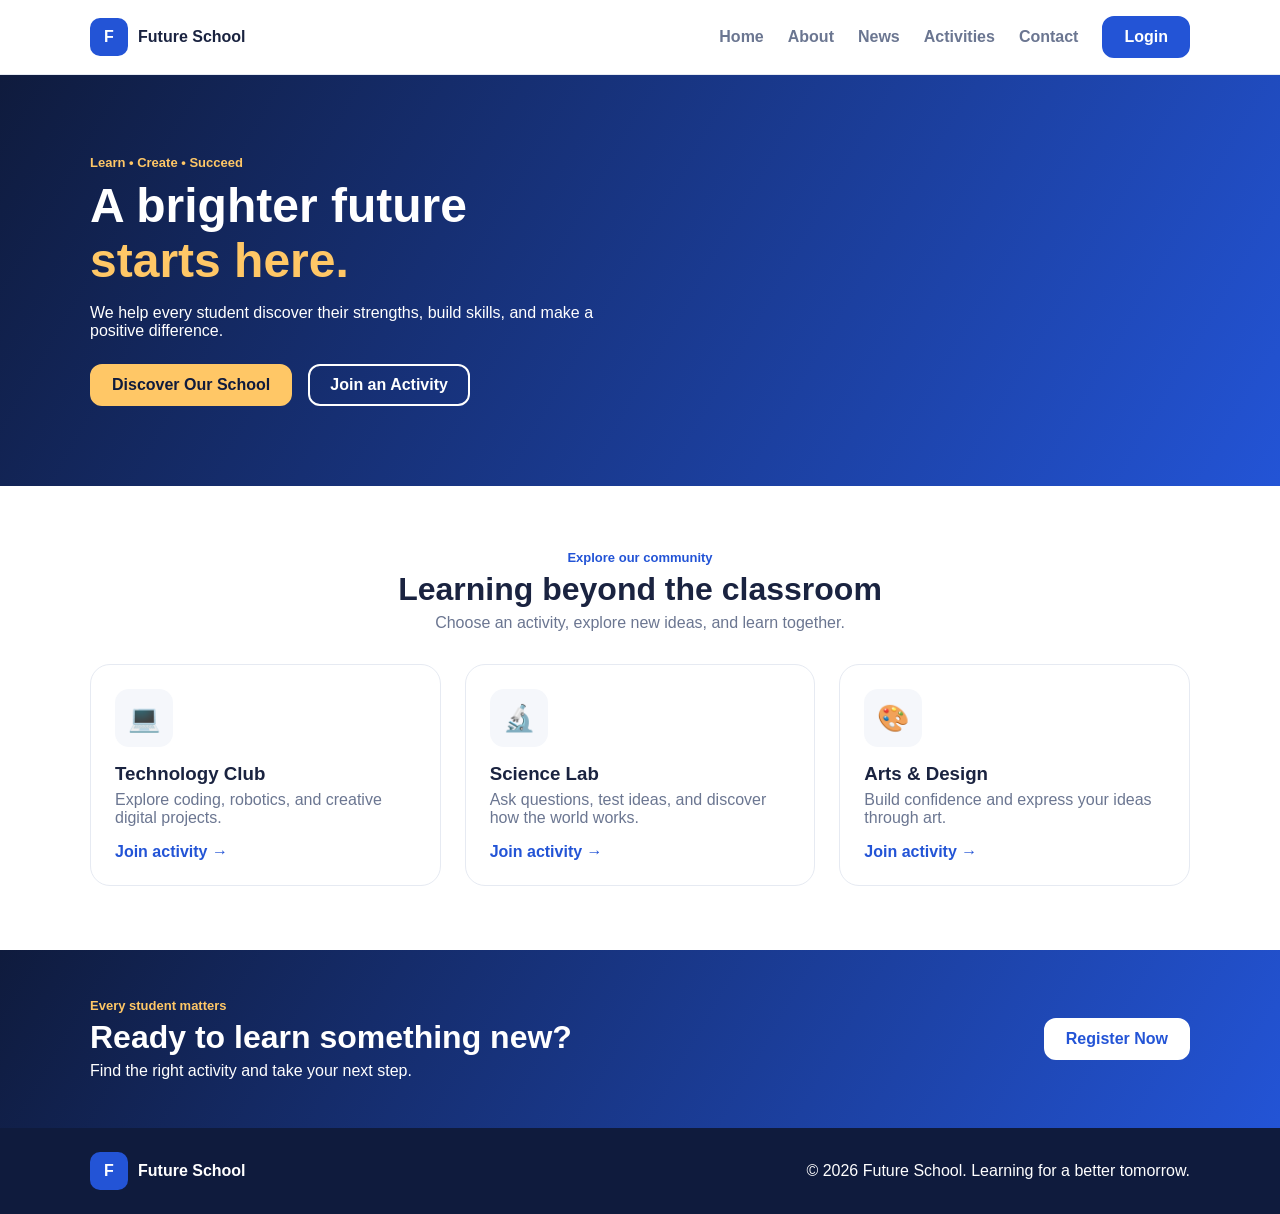
<file: index.html>
<!DOCTYPE html>
<html lang="en">
<head>
  <meta charset="UTF-8">
  <meta name="viewport" content="width=device-width, initial-scale=1.0">
  <title>Future School | Home</title>
  <link rel="icon" href="assets/favicon.svg" type="image/svg+xml">
  <link rel="stylesheet" href="css/style.css">


</head>
<body>

  
  <header>

    <nav class="navbar container">
      <a href="index.html" class="logo"><span>F</span>Future School</a>

      <ul class="nav-links">
        <li><a href="index.html" aria-current="page">Home</a></li>
        <li><a href="about.html">About</a></li>
        <li><a href="blog.html">News</a></li>
        <li><a href="booking.html">Activities</a></li>
        <li><a href="contact.html">Contact</a></li>
        <li><a href="login.html" class="btn">Login</a></li>
      </ul>

    </nav>
  </header>

  
  <main>

    
    <section id="hero" class="hero">

      <div class="text">
        <p class="tag">Learn • Create • Succeed</p>
        <h1>A brighter future <span>starts here.</span></h1>
        <p class="lead">We help every student discover their strengths, build skills, and make a positive difference.</p>
       
        <div class="actions">
          <a href="about.html" class="btn btn-gold">Discover Our School</a>
          <a href="booking.html" class="btn btn-line">Join an Activity</a>
        </div>
     
    </div>
    </section>

    
    <section id="acts" class="container acts">

      <p class="tag blue">Explore our community</p>
      <h2>Learning beyond the classroom</h2>
      <p class="sub">Choose an activity, explore new ideas, and learn together.</p>

      <div class="cards">
        <div class="card">
          <span class="icon">💻</span>
          <h3>Technology Club</h3>
          <p>Explore coding, robotics, and creative digital projects.</p>
          <a href="booking.html" class="go">Join activity →</a>
        </div>

        <div class="card">
          <span class="icon">🔬</span>
          <h3>Science Lab</h3>
          <p>Ask questions, test ideas, and discover how the world works.</p>
          <a href="booking.html" class="go">Join activity →</a>
        </div>

        <div class="card">
          <span class="icon">🎨</span>
          <h3>Arts &amp; Design</h3>
          <p>Build confidence and express your ideas through art.</p>
          <a href="booking.html" class="go">Join activity →</a>
        </div>
     
    </div>
    </section>

    
    <section id="join" class="cta">

      <div class="container">

        <div>
          <p class="tag">Every student matters</p>
          <h2>Ready to learn something new?</h2>
          <p>Find the right activity and take your next step.</p>
        </div>

        <a href="booking.html" class="btn btn-white">Register Now</a>
      </div>
    </section>
  </main>

  
  <footer id="bottom" class="foot">

    <div class="text-con">
      <a href="index.html" class="logo"><span>F</span>Future School</a>
      <p>&copy; 2026 Future School. Learning for a better tomorrow.</p>
    </div>

  </footer>

</body>
</html>
</file>
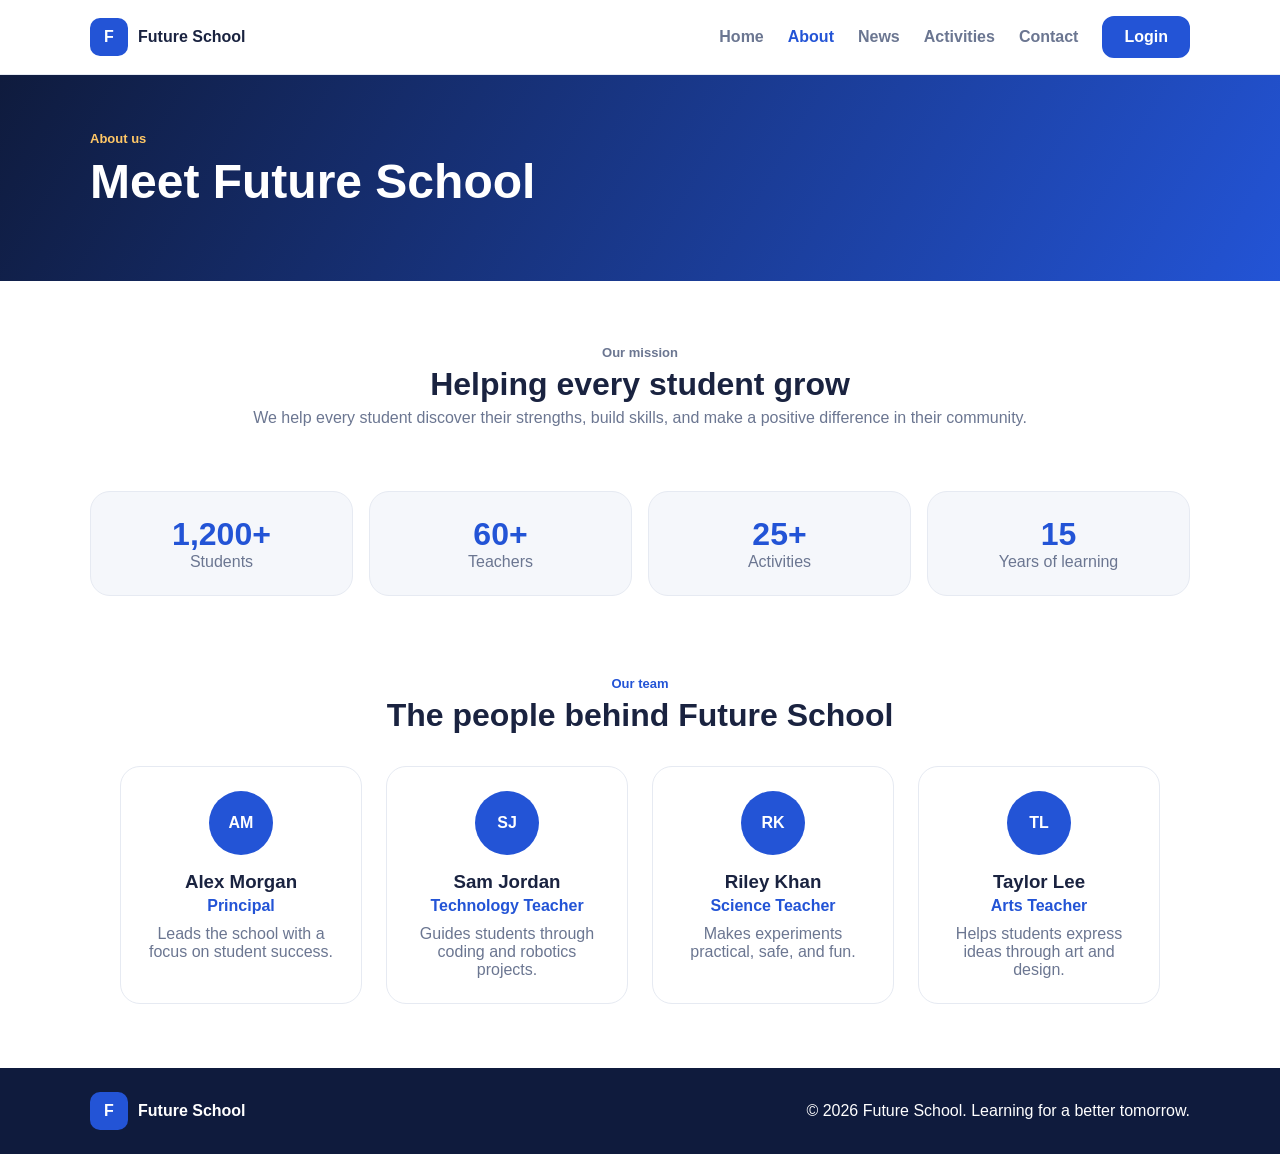
<file: about.html>
<!DOCTYPE html>
<html lang="en">
<head>
  <meta charset="UTF-8">
  <meta name="viewport" content="width=device-width, initial-scale=1.0">
  <title>Future School | About</title>
  <link rel="icon" href="assets/favicon.svg" type="image/svg+xml">
  <link rel="stylesheet" href="css/style.css">
</head>
<body>

  
  <header>

    
    <nav class="navbar container">
      <a href="index.html" class="logo"><span>F</span>Future School</a>

      <ul class="nav-links">
        <li><a href="index.html">Home</a></li>
        <li><a href="about.html" class="active">About</a></li>
        <li><a href="blog.html">News</a></li>
        <li><a href="booking.html">Activities</a></li>
        <li><a href="contact.html">Contact</a></li>
        <li><a href="login.html" class="btn">Login</a></li>
      </ul>

    </nav>
  </header>

  
  <main>

    
    <section id="hero" class="hero mini">

      <div class="text">
        <p class="tag">About us</p>
        <h1>Meet Future School</h1>
      </div>

    </section>

    
    <section id="mission" class="container mission">
        
      <p class="tag blue">Our mission</p>
      <h2>Helping every student grow</h2>
      <p>We help every student discover their strengths, build skills, and make a positive difference in their community.</p>
    
    </section>

    
    <section id="stats" class="container stats">

      <div class="nums">
        
        <div class="num"><strong>1,200+</strong><span>Students</span></div>
        <div class="num"><strong>60+</strong><span>Teachers</span></div>
        <div class="num"><strong>25+</strong><span>Activities</span></div>
        <div class="num"><strong>15</strong><span>Years of learning</span></div>

      </div>
    </section>

    
    <section id="team" class="container team">

      <p class="tag blue">Our team</p>
      <h2>The people behind Future School</h2>

      <div class="staff">

        <div class="person">
          <div class="avatar">AM</div>
          <h3>Alex Morgan</h3>
          <span class="role">Principal</span>
          <p>Leads the school with a focus on student success.</p>
        </div>

        <div class="person">
          <div class="avatar">SJ</div>
          <h3>Sam Jordan</h3>
          <span class="role">Technology Teacher</span>
          <p>Guides students through coding and robotics projects.</p>
        </div>

        <div class="person">
          <div class="avatar">RK</div>
          <h3>Riley Khan</h3>
          <span class="role">Science Teacher</span>
          <p>Makes experiments practical, safe, and fun.</p>
        </div>

        <div class="person">
          <div class="avatar">TL</div>
          <h3>Taylor Lee</h3>
          <span class="role">Arts Teacher</span>
          <p>Helps students express ideas through art and design.</p>
        </div>
      </div>
    </section>
  </main>

  
  <footer id="bottom" class="foot">

    <div class="text-con">
      <a href="index.html" class="logo"><span>F</span>Future School</a>
      <p>&copy; 2026 Future School. Learning for a better tomorrow.</p>
    </div>
    
  </footer>

</body>
</html>
</file>
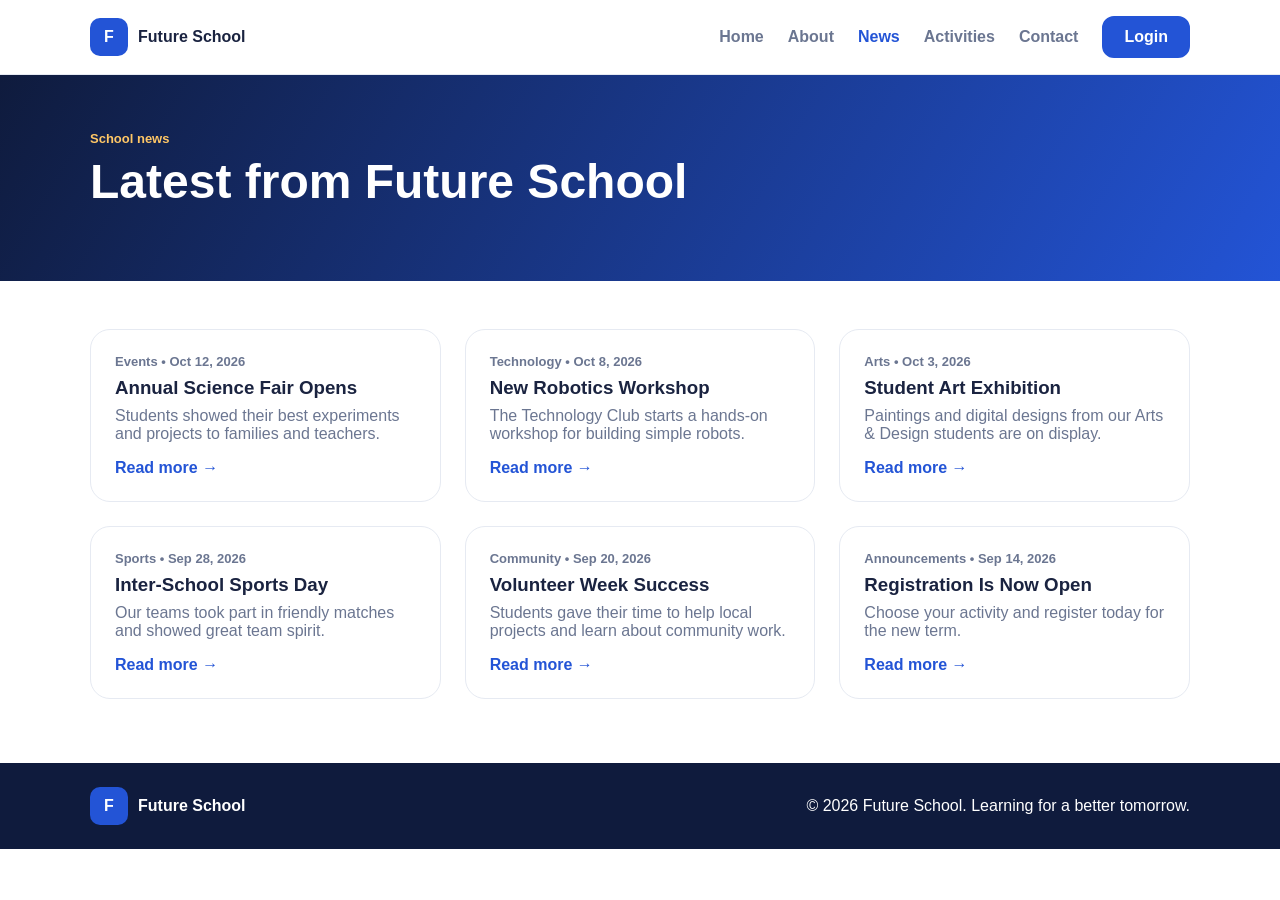
<file: blog.html>
<!DOCTYPE html>
<html lang="en">
<head>
  <meta charset="UTF-8">
  <meta name="viewport" content="width=device-width, initial-scale=1.0">
  <title>Future School | News</title>
  <link rel="icon" href="assets/favicon.svg" type="image/svg+xml">
  <link rel="stylesheet" href="css/style.css">
</head>
<body>

  
  <header>

    
    <nav class="navbar container">
      <a href="index.html" class="logo"><span>F</span>Future School</a>

      <ul class="nav-links">
        <li><a href="index.html">Home</a></li>
        <li><a href="about.html">About</a></li>
        <li><a href="blog.html" class="active">News</a></li>
        <li><a href="booking.html">Activities</a></li>
        <li><a href="contact.html">Contact</a></li>
        <li><a href="login.html" class="btn">Login</a></li>
      </ul>

    </nav>
  </header>

  
  <main>

   
    <section id="hero" class="hero mini">
      <div class="text">
        <p class="tag">School news</p>
        <h1>Latest from Future School</h1>
      </div>
    </section>

   
    <section id="news" class="container news">

      <div class="blog-grid">

        <div class="post">
          <p class="meta">Events &bull; Oct 12, 2026</p>
          <h3>Annual Science Fair Opens</h3>
          <p>Students showed their best experiments and projects to families and teachers.</p>
          <a href="#" class="go">Read more &rarr;</a>
        </div>

        <div class="post">
          <p class="meta">Technology &bull; Oct 8, 2026</p>
          <h3>New Robotics Workshop</h3>
          <p>The Technology Club starts a hands-on workshop for building simple robots.</p>
          <a href="#" class="go">Read more &rarr;</a>
        </div>

        <div class="post">
          <p class="meta">Arts &bull; Oct 3, 2026</p>
          <h3>Student Art Exhibition</h3>
          <p>Paintings and digital designs from our Arts &amp; Design students are on display.</p>
          <a href="#" class="go">Read more &rarr;</a>
        </div>

        <div class="post">
          <p class="meta">Sports &bull; Sep 28, 2026</p>
          <h3>Inter-School Sports Day</h3>
          <p>Our teams took part in friendly matches and showed great team spirit.</p>
          <a href="#" class="go">Read more &rarr;</a>
        </div>

        <div class="post">
          <p class="meta">Community &bull; Sep 20, 2026</p>
          <h3>Volunteer Week Success</h3>
          <p>Students gave their time to help local projects and learn about community work.</p>
          <a href="#" class="go">Read more &rarr;</a>
        </div>

        <div class="post">
          <p class="meta">Announcements &bull; Sep 14, 2026</p>
          <h3>Registration Is Now Open</h3>
          <p>Choose your activity and register today for the new term.</p>
          <a href="#" class="go">Read more &rarr;</a>
        </div>

      </div>
    </section>
  </main>


  <footer id="bottom" class="foot">
    <div class="text-con">
      <a href="index.html" class="logo"><span>F</span>Future School</a>
      <p>&copy; 2026 Future School. Learning for a better tomorrow.</p>
    </div>
    
  </footer>

</body>
</html>
</file>
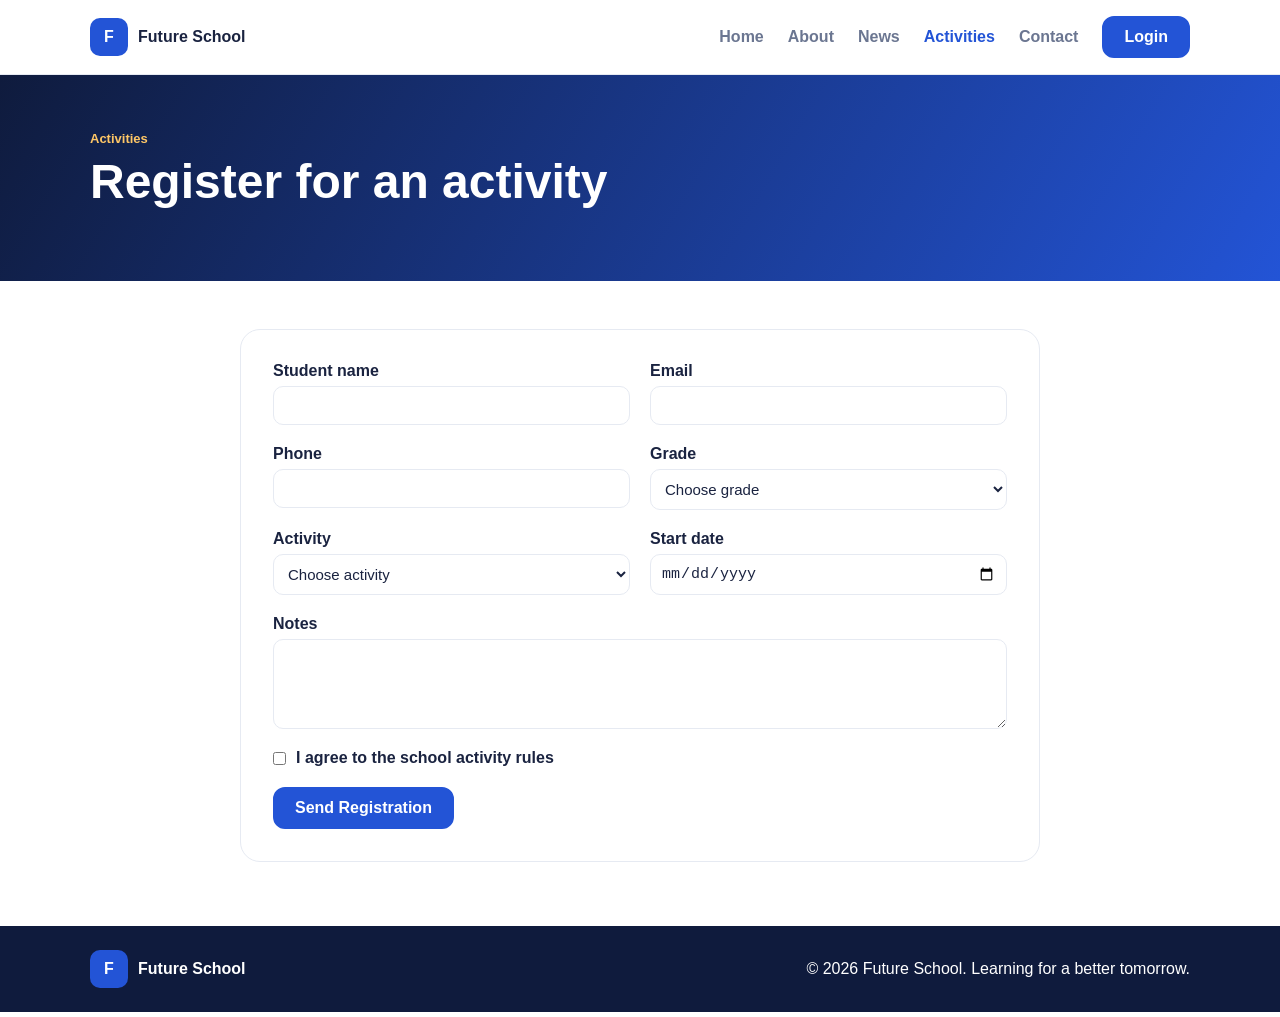
<file: booking.html>
<!DOCTYPE html>
<html lang="en">
<head>
  <meta charset="UTF-8">
  <meta name="viewport" content="width=device-width, initial-scale=1.0">
  <title>Future School | Activities</title>
  <link rel="icon" href="assets/favicon.svg" type="image/svg+xml">
  <link rel="stylesheet" href="css/style.css">
</head>
<body>

  
  <header>

    
    <nav class="navbar container">
      <a href="index.html" class="logo"><span>F</span>Future School</a>

      <ul class="nav-links">
        <li><a href="index.html">Home</a></li>
        <li><a href="about.html">About</a></li>
        <li><a href="blog.html">News</a></li>
        <li><a href="booking.html" class="active">Activities</a></li>
        <li><a href="contact.html">Contact</a></li>
        <li><a href="login.html" class="btn">Login</a></li>
      </ul>

    </nav>
  </header>

  
  <main>

    
    <section id="hero" class="hero mini">

      <div class="text">
        <p class="tag">Activities</p>
        <h1>Register for an activity</h1>
      </div>

    </section>

    
    <section id="register" class="container register">

      <div class="box">

        <form class="form-grid" action="#" method="post">

          <div class="field">
            <label for="name">Student name</label>
            <input type="text" id="name" name="name" required>
          </div>

          <div class="field">
            <label for="email">Email</label>
            <input type="email" id="email" name="email" required>
          </div>

          <div class="field">
            <label for="phone">Phone</label>
            <input type="tel" id="phone" name="phone">
          </div>

          <div class="field">
            <label for="grade">Grade</label>
            <select id="grade" name="grade" required>
              <option value="">Choose grade</option>
              <option value="1">Grade 1</option>
              <option value="2">Grade 2</option>
              <option value="3">Grade 3</option>
            </select>
          </div>

          <div class="field">
            <label for="activity">Activity</label>
            <select id="activity" name="activity" required>
              <option value="">Choose activity</option>
              <option value="tech">Technology Club</option>
              <option value="science">Science Lab</option>
              <option value="arts">Arts &amp; Design</option>
            </select>
          </div>

          <div class="field">
            <label for="date">Start date</label>
            <input type="date" id="date" name="date">
          </div>

          <div class="field full">
            <label for="notes">Notes</label>
            <textarea id="notes" name="notes" rows="4"></textarea>
          </div>

          <div class="check full">
            <input type="checkbox" id="agree" name="agree" required>
            <label for="agree">I agree to the school activity rules</label>
          </div>

          <div class="full">
            <button type="submit" class="btn">Send Registration</button>
          </div>

        </form>

      </div>
    </section>
  </main>

  
  <footer id="bottom" class="foot">
    <div class="text-con">
      <a href="index.html" class="logo"><span>F</span>Future School</a>
      <p>&copy; 2026 Future School. Learning for a better tomorrow.</p>
    </div>
  </footer>

</body>
</html>
</file>
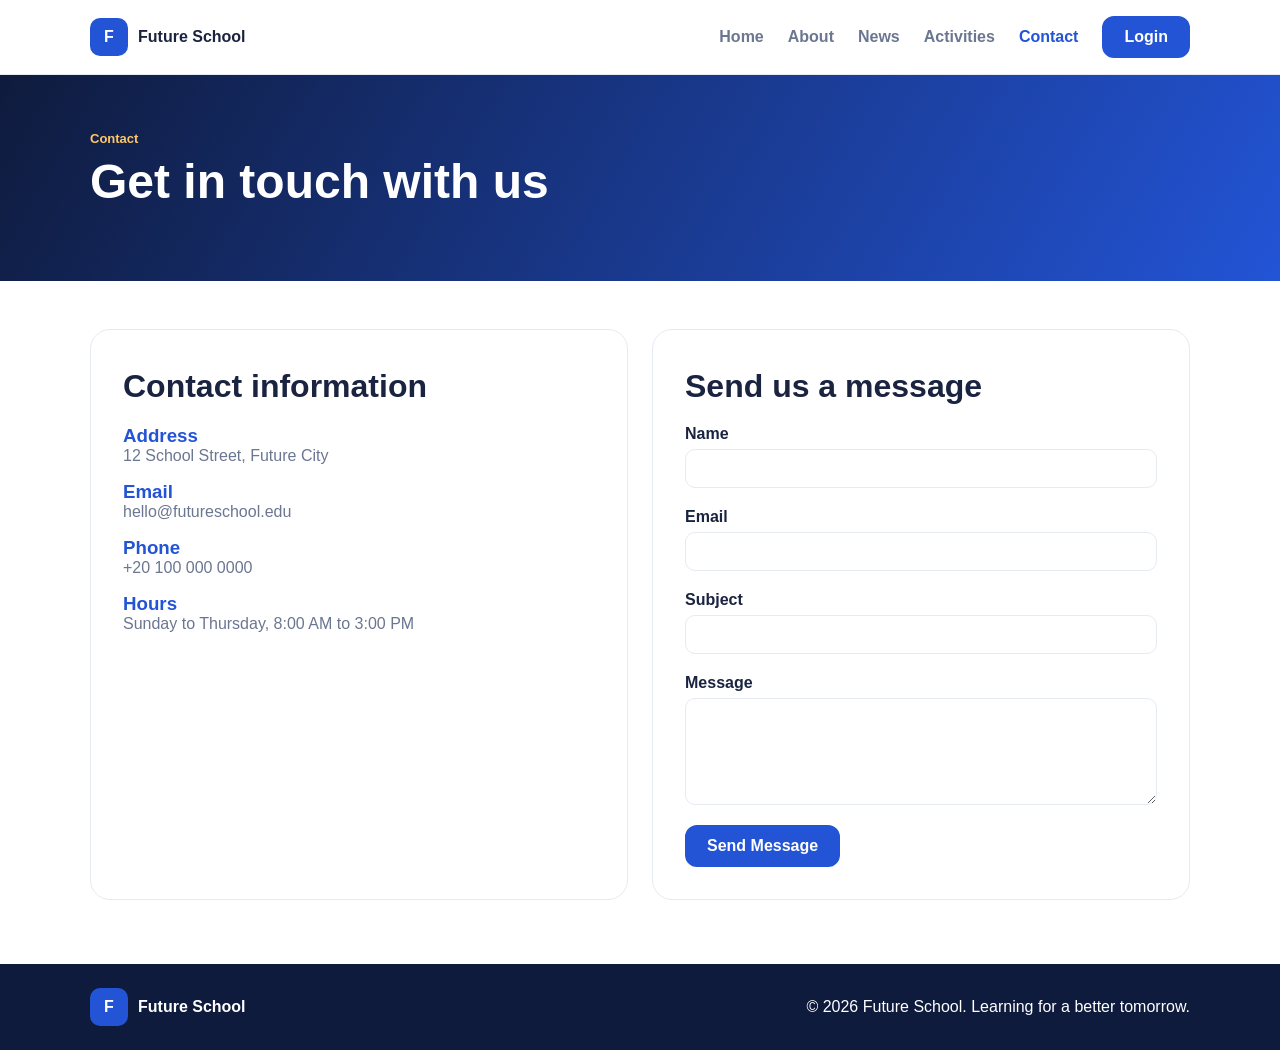
<file: contact.html>
<!DOCTYPE html>
<html lang="en">
<head>
  <meta charset="UTF-8">
  <meta name="viewport" content="width=device-width, initial-scale=1.0">
  <title>Future School | Contact</title>
  <link rel="icon" href="assets/favicon.svg" type="image/svg+xml">
  <link rel="stylesheet" href="css/style.css">
</head>
<body>

  
  <header>

    
    <nav class="navbar container">
      <a href="index.html" class="logo"><span>F</span>Future School</a>

      <ul class="nav-links">
        <li><a href="index.html">Home</a></li>
        <li><a href="about.html">About</a></li>
        <li><a href="blog.html">News</a></li>
        <li><a href="booking.html">Activities</a></li>
        <li><a href="contact.html" class="active">Contact</a></li>
        <li><a href="login.html" class="btn">Login</a></li>
      </ul>

    </nav>
  </header>

  
  <main>

    
    <section id="hero" class="hero mini">
      <div class="text">
        <p class="tag">Contact</p>
        <h1>Get in touch with us</h1>
      </div>
    </section>

   
    <section id="contact" class="container contact">

      <div class="contact-grid">

        <div class="box">
          <h2>Contact information</h2>

          <div class="info">
            <h3>Address</h3>
            <p>12 School Street, Future City</p>
          </div>

          <div class="info">
            <h3>Email</h3>
            <p>hello@futureschool.edu</p>
          </div>

          <div class="info">
            <h3>Phone</h3>
            <p>+20 100 000 0000</p>
          </div>

          <div class="info">
            <h3>Hours</h3>
            <p>Sunday to Thursday, 8:00 AM to 3:00 PM</p>
          </div>
        </div>

        <div class="box">
          <h2>Send us a message</h2>

          <form class="contact-form" action="#" method="post">

            <div class="field">
              <label for="cname">Name</label>
              <input type="text" id="cname" name="name" required>
            </div>

            <div class="field">
              <label for="cemail">Email</label>
              <input type="email" id="cemail" name="email" required>
            </div>

            <div class="field">
              <label for="subject">Subject</label>
              <input type="text" id="subject" name="subject" required>
            </div>

            <div class="field">
              <label for="message">Message</label>
              <textarea id="message" name="message" rows="5" required></textarea>
            </div>

            <div>
              <button type="submit" class="btn">Send Message</button>
            </div>

          </form>
        </div>

      </div>
    </section>
  </main>

  
  <footer id="bottom" class="foot">
    <div class="text-con">
      <a href="index.html" class="logo"><span>F</span>Future School</a>
      <p>&copy; 2026 Future School. Learning for a better tomorrow.</p>
    </div>
  </footer>

</body>
</html>
</file>
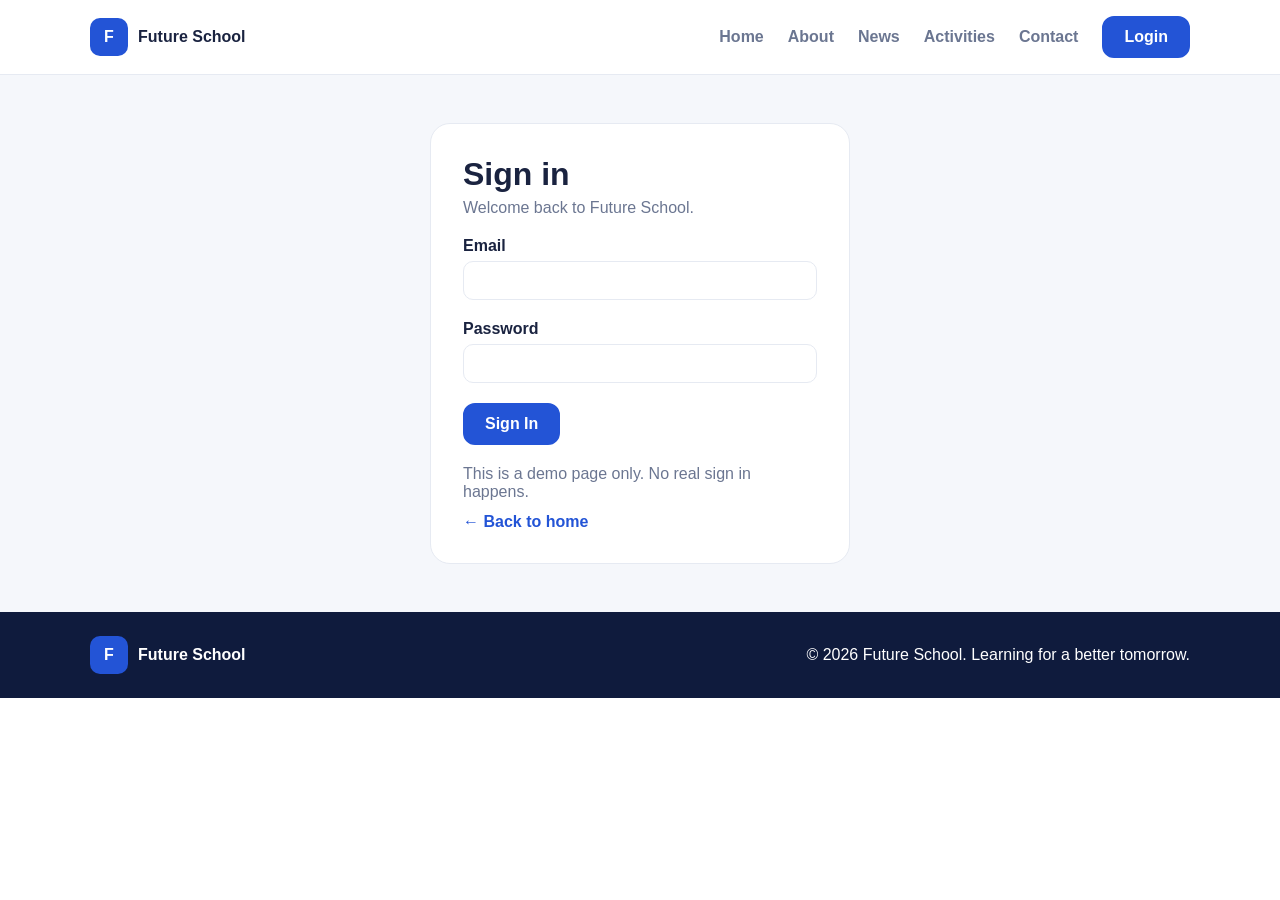
<file: login.html>
<!DOCTYPE html>
<html lang="en">
<head>
  <meta charset="UTF-8">
  <meta name="viewport" content="width=device-width, initial-scale=1.0">
  <title>Future School | Login</title>
  <link rel="icon" href="assets/favicon.svg" type="image/svg+xml">
  <link rel="stylesheet" href="css/style.css">
</head>
<body>

  
  <header>

    
    <nav class="navbar container">
      <a href="index.html" class="logo"><span>F</span>Future School</a>

      <ul class="nav-links">
        <li><a href="index.html">Home</a></li>
        <li><a href="about.html">About</a></li>
        <li><a href="blog.html">News</a></li>
        <li><a href="booking.html">Activities</a></li>
        <li><a href="contact.html">Contact</a></li>
        <li><a href="login.html" class="btn">Login</a></li>
      </ul>

    </nav>
  </header>

  
  <main>

   
    <section id="login" class="login">

      <div class="login-box">

        <h1>Sign in</h1>
        <p class="note">Welcome back to Future School.</p>

        <form class="login-form" action="#" method="post">

          <div class="field">
            <label for="lemail">Email</label>
            <input type="email" id="lemail" name="email" required>
          </div>

          <div class="field">
            <label for="lpass">Password</label>
            <input type="password" id="lpass" name="password" required>
          </div>

          <div>
            <button type="submit" class="btn">Sign In</button>
          </div>

        </form>

        <p class="demo">This is a demo page only. No real sign in happens.</p>

        <a href="index.html" class="go">&larr; Back to home</a>

      </div>
    </section>
  </main>

  
  <footer id="bottom" class="foot">
    <div class="text-con">
      <a href="index.html" class="logo"><span>F</span>Future School</a>
      <p>&copy; 2026 Future School. Learning for a better tomorrow.</p>
    </div>
  </footer>

</body>
</html>
</file>
<file: css/style.css>
:root {
  --navy: #0f1b3d;
  --blue: #2354d6;
  --gold: #ffc766;
  --text: #1a2340;
  --muted: #6b7691;
  --surface: #ffffff;
  --soft: #f5f7fb;
  --line: #e6eaf2;
}

* {
  margin: 0;
  padding: 0;
  box-sizing: border-box;
}

body {
  font-family: Arial, sans-serif;
  color: var(--text);
  background: var(--surface);
}

img {
  max-width: 100%;
  height: auto;
}

a {
  color: var(--blue);
  text-decoration: none;
}

ul {
  list-style: none;
}

h1 {
  font-size: 48px;
  margin: 8px 0 16px;
}

h2 {
  font-size: 32px;
  margin: 6px 0;
}

.container {
  width: 90%;
  max-width: 1100px;
  margin: 0 auto;
}

.text {
  width: 90%;
  max-width: 1100px;
  margin: 0 auto;
}

.text-con {
  width: 90%;
  max-width: 1100px;
  margin: 0 auto;
}

.tag {
  color: var(--gold);
  font-size: 13px;
  font-weight: bold;
}

.blue {
  color: var(--blue);
}

.btn {
  display: inline-block;
  padding: 10px 20px;
  background: var(--blue);
  color: #ffffff;
  font-weight: bold;
  font-size: 16px;
  border: 2px solid var(--blue);
  border-radius: 12px;
}

.btn-gold {
  background: var(--gold);
  border-color: var(--gold);
  color: var(--navy);
}

.btn-line {
  background: transparent;
  border-color: #ffffff;
}

.btn-white {
  background: #ffffff;
  border-color: #ffffff;
  color: var(--blue);
}

.go {
  font-weight: bold;
}








/* navbar styling */
header {
  background: var(--surface);
  border-bottom: 1px solid var(--line);
}

.navbar {
  display: flex;
  align-items: center;
  justify-content: space-between;
  padding: 16px 0;
}

.logo {
  display: flex;
  align-items: center;
  gap: 10px;
  font-weight: bold;
  color: var(--text);
}

.logo span {
  display: flex;
  align-items: center;
  justify-content: center;
  width: 38px;
  height: 38px;
  background: var(--blue);
  color: #ffffff;
  border-radius: 10px;
}

.nav-links {
  display: flex;
  align-items: center;
  gap: 24px;
}

.nav-links a {
  color: var(--muted);
  font-weight: bold;
}

.nav-links a:hover {
  color: var(--blue);
}

.nav-links a.active {
  color: var(--blue);
}

.nav-links .btn {
  color: #ffffff;
}

.nav-links .btn:hover {
  color: #ffffff;
}







/* hero styling */
.hero {
  padding: 80px 0;
  color: #ffffff;
  background: linear-gradient(120deg, var(--navy), var(--blue));
}

.hero h1 span {
  display: block;
  color: var(--gold);
}

.lead {
  max-width: 560px;
  margin-bottom: 24px;
}

.actions {
  display: flex;
  flex-wrap: wrap;
  gap: 16px;
}










/* activities styling */
.acts {
  padding: 64px 0;
  text-align: center;
}

.sub {
  color: var(--muted);
  margin-bottom: 32px;
}

.cards {
  display: grid;
  grid-template-columns: repeat(3, 1fr);
  gap: 24px;
  text-align: left;
}

.card {
  padding: 24px;
  background: var(--surface);
  border: 1px solid var(--line);
  border-radius: 20px;
  transition: 0.3s;
}

.card:hover {
  border-color: var(--blue);
}

.icon {
  display: flex;
  align-items: center;
  justify-content: center;
  width: 58px;
  height: 58px;
  margin-bottom: 16px;
  font-size: 26px;
  background: var(--soft);
  border-radius: 14px;
}

.card h3 {
  margin-bottom: 6px;
}

.card p {
  color: var(--muted);
  margin-bottom: 16px;
}








/* cta styling */
.cta {
  padding: 48px 0;
  color: #ffffff;
  background: linear-gradient(120deg, var(--navy), var(--blue));
}

.cta .container {
  display: flex;
  align-items: center;
  justify-content: space-between;
  gap: 24px;
}














/* footer styling */
.foot {
  padding: 24px 0;
  color: #ffffff;
  background: var(--navy);
}

.text-con {
  display: flex;
  align-items: center;
  justify-content: space-between;
  gap: 16px;
}

.foot .logo {
  color: #ffffff;
}









/* about styling */
.mini {
  padding: 56px 0;
}

.mission {
  padding: 64px 0 32px;
  text-align: center;
}

.mission p {
  color: var(--muted);
}

.stats {
  padding: 32px 0 48px;
}

.nums {
  display: grid;
  grid-template-columns: repeat(4, 1fr);
  gap: 16px;
  text-align: center;
}

.num {
  padding: 24px 16px;
  background: var(--soft);
  border: 1px solid var(--line);
  border-radius: 20px;
}

.num strong {
  display: block;
  font-size: 32px;
  color: var(--blue);
}

.num span {
  color: var(--muted);
}

.team {
  padding: 32px 0 64px;
  text-align: center;
}

.staff {
  display: flex;
  flex-wrap: wrap;
  justify-content: center;
  gap: 24px;
  margin-top: 32px;
}

.person {
  width: 22%;
  padding: 24px;
  background: var(--surface);
  border: 1px solid var(--line);
  border-radius: 20px;
  transition: 0.3s;
}

.person:hover {
  border-color: var(--blue);
}

.avatar {
  display: flex;
  align-items: center;
  justify-content: center;
  width: 64px;
  height: 64px;
  margin: 0 auto 16px;
  font-weight: bold;
  color: #ffffff;
  background: var(--blue);
  border-radius: 50%;
}

.person h3 {
  margin-bottom: 4px;
}

.role {
  display: block;
  margin-bottom: 10px;
  font-weight: bold;
  color: var(--blue);
}

.person p {
  color: var(--muted);
}










/* news styling */
.news {
  padding: 48px 0 64px;
}

.blog-grid {
  display: grid;
  grid-template-columns: repeat(3, 1fr);
  gap: 24px;
}

.post {
  padding: 24px;
  background: var(--surface);
  border: 1px solid var(--line);
  border-radius: 20px;
  transition: 0.3s;
}

.post:hover {
  border-color: var(--blue);
}

.meta {
  margin-bottom: 8px;
  font-size: 13px;
  font-weight: bold;
  color: var(--blue);
}

.post h3 {
  margin-bottom: 8px;
}

.post p {
  color: var(--muted);
}

.post .go {
  display: inline-block;
  margin-top: 16px;
}









/* form styling */
.register {
  padding: 48px 0 64px;
}

.box {
  max-width: 800px;
  margin: 0 auto;
  padding: 32px;
  background: var(--surface);
  border: 1px solid var(--line);
  border-radius: 20px;
}

.form-grid {
  display: grid;
  grid-template-columns: repeat(2, 1fr);
  gap: 20px;
}

.full {
  grid-column: span 2;
}

.field {
  display: flex;
  flex-direction: column;
  gap: 6px;
}

label {
  font-weight: bold;
}

input,select,textarea {
  width: 100%;
  padding: 10px;
  font-size: 15px;
  color: var(--text);
  background: var(--surface);
  border: 1px solid var(--line);
  border-radius: 10px;
}

input:focus,
select:focus,
textarea:focus {
  border-color: var(--blue);
}

.check {
  display: flex;
  align-items: center;
  gap: 10px;
}

.check input {
  width: auto;
}

button.btn:hover {
  background: var(--navy);
  border-color: var(--navy);
}






/* contact styling */
.contact {
  padding: 48px 0 64px 0;
}

.contact-grid {
  display: grid;
  grid-template-columns: repeat(2, 1fr);
  gap: 24px;
}

.contact .box {
  max-width: 100%;
  margin: 0;
}

.contact h2 {
  margin-bottom: 20px;
}

.info {
  margin-bottom: 16px;
}

.info h3 {
  color: var(--blue);
}

.info p {
  color: var(--muted);
}

.contact-form {
  display: flex;
  flex-direction: column;
  gap: 20px;
}



/* login styling */

.login {
  display: flex;
  align-items: center;
  justify-content: center;
  min-height: 500px;
  padding: 48px 16px;
  background: var(--soft);
}

.login-box {
  width: 100%;
  max-width: 420px;
  padding: 32px;
  background: var(--surface);
  border: 1px solid var(--line);
  border-radius: 20px;
}

.login-box h1 {
  font-size: 32px;
  margin: 0 0 6px 0;
}

.note {
  color: var(--muted);
  margin-bottom: 20px;
}

.login-form {
  display: flex;
  flex-direction: column;
  gap: 20px;
}

.demo {
  margin: 20px 0 12px 0;
  color: var(--muted);
}




@media (max-width: 992px) {
  .blog-grid {
    grid-template-columns: repeat(2, 1fr);
  }

  .nums {
    grid-template-columns: repeat(2, 1fr);
  }

  .person {
    width: 45%;
  }
}

@media (max-width: 768px) {
  .navbar {
    flex-direction: column;
    gap: 12px;
  }

  .nav-links {
    flex-wrap: wrap;
    justify-content: center;
    gap: 12px;
  }

  h1 {
    font-size: 32px;
  }

  h2 {
    font-size: 26px;
  }

  .hero {
    padding: 48px 0;
  }

  .mini {
    padding: 40px 0;
  }

  .cards {
    grid-template-columns: 1fr;
  }

  .blog-grid {
    grid-template-columns: 1fr;
  }

  .nums {
    grid-template-columns: 1fr;
  }

  .person {
    width: 100%;
  }

  .form-grid {
    grid-template-columns: 1fr;
  }

  .full {
    grid-column: span 1;
  }

  .box {
    padding: 20px;
  }

  .cta .container {
    flex-direction: column;
    text-align: center;
  }

  .text-con {
    flex-direction: column;
    text-align: center;
  }


    .contact-grid {
    grid-template-columns: 1fr;
  }

  .login-box {
    padding: 20px;
  }
}
</file>
